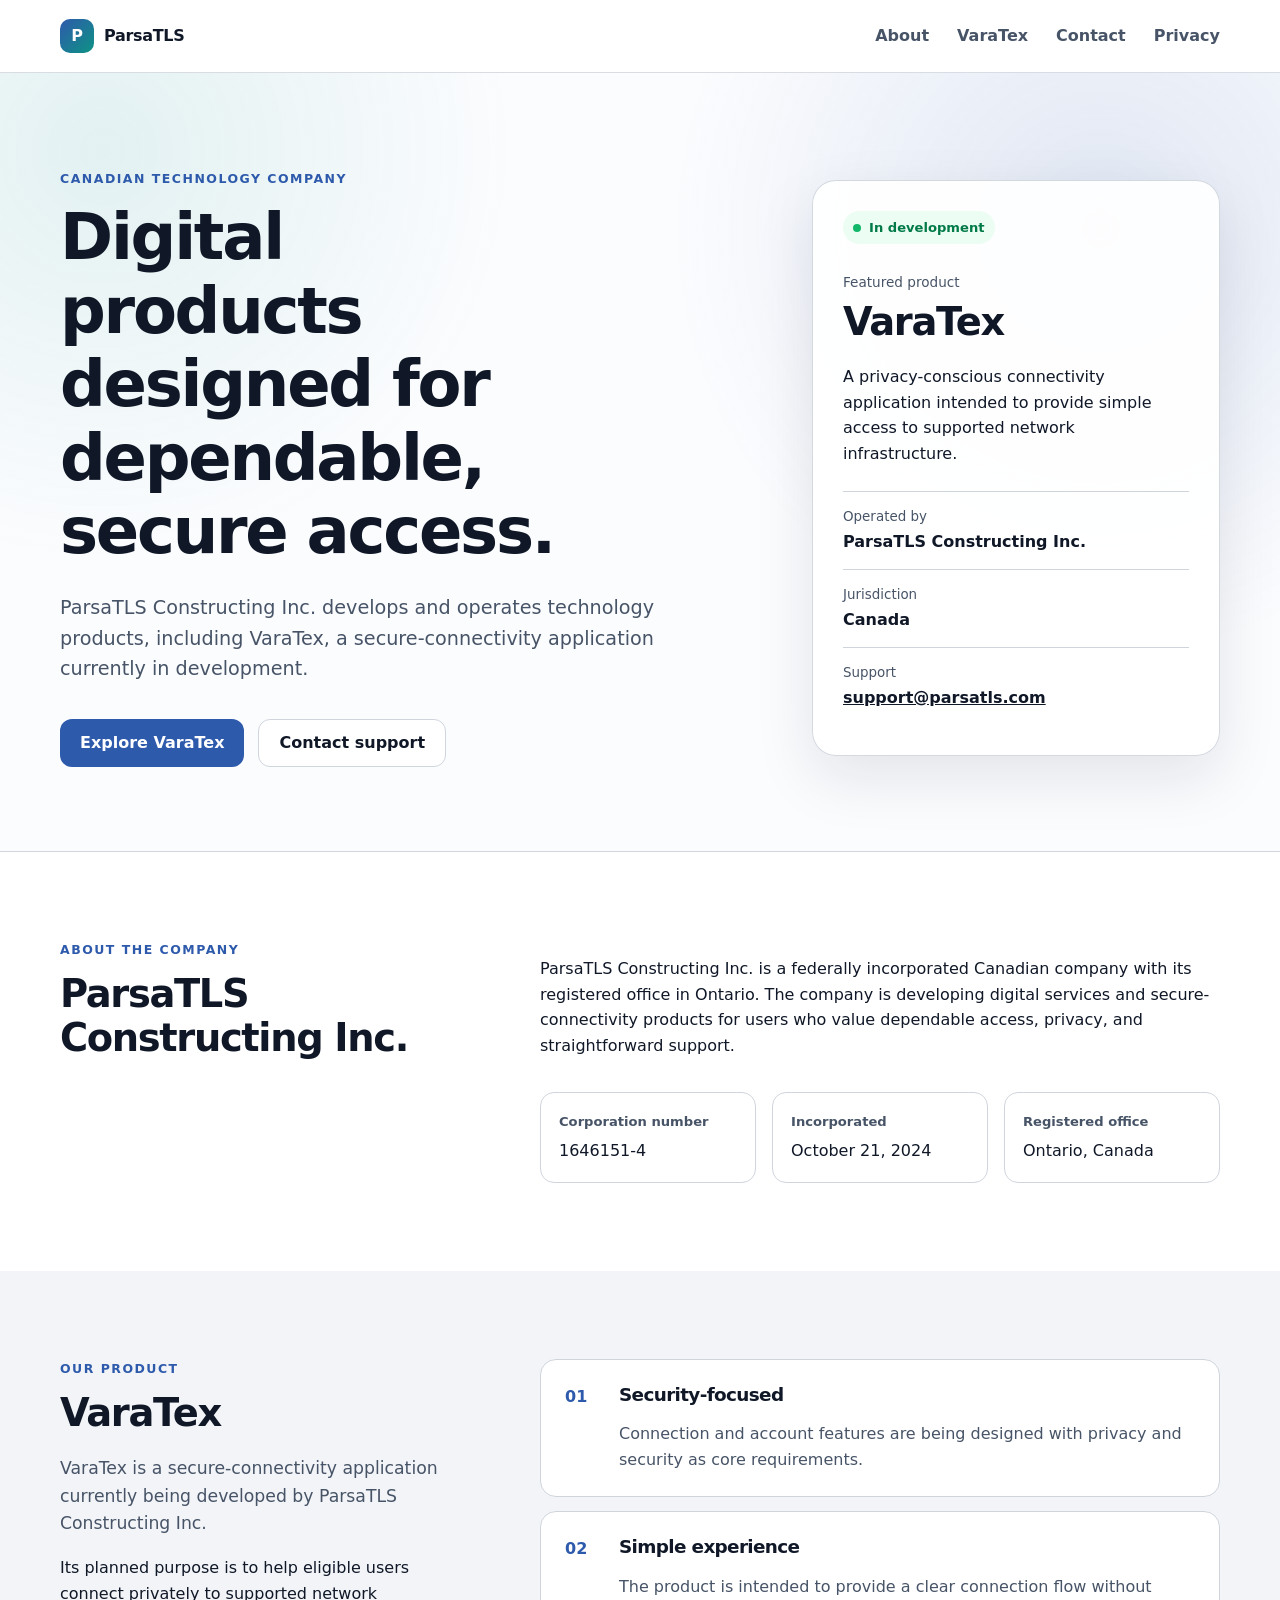
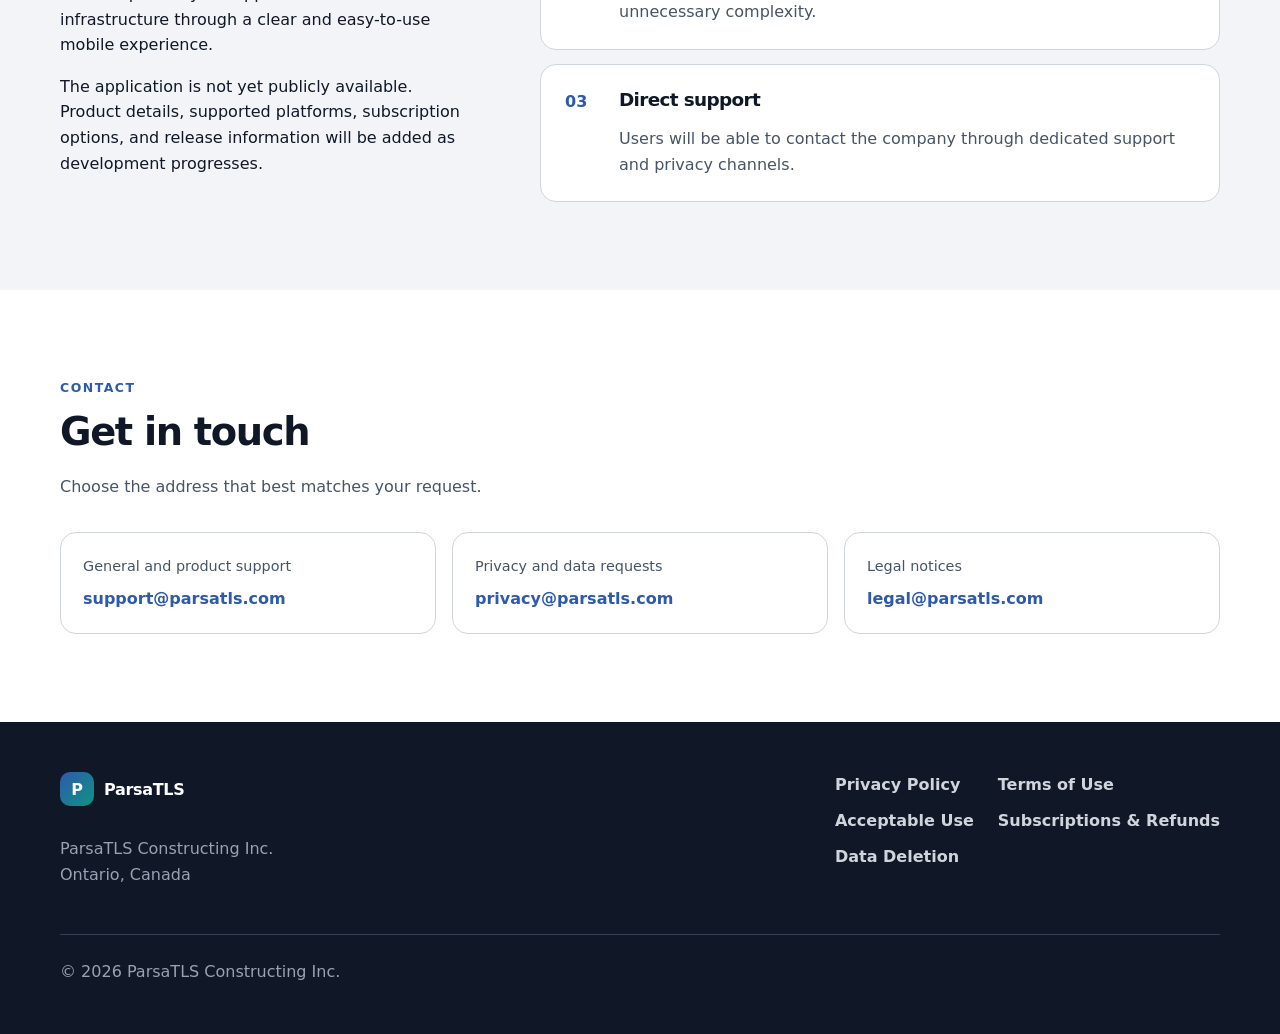
<file: index.html>
<!doctype html>
<html lang="en">
<head>
  <meta charset="utf-8">
  <meta name="viewport" content="width=device-width, initial-scale=1">
  <meta name="description" content="Official website of ParsaTLS Constructing Inc., a Canadian company developing technology products including VaraTex.">
  <meta name="theme-color" content="#101828">
  <title>ParsaTLS Constructing Inc.</title>
  <link rel="stylesheet" href="assets/styles.css">
</head>
<body>
  <a class="skip-link" href="#main">Skip to content</a>
  <header class="site-header">
    <div class="container nav-wrap">
      <a class="brand" href="index.html" aria-label="ParsaTLS home">
        <span class="brand-mark" aria-hidden="true">P</span>
        <span>ParsaTLS</span>
      </a>
      <button class="menu-toggle" aria-expanded="false" aria-controls="primary-nav">Menu</button>
      <nav id="primary-nav" class="primary-nav" aria-label="Primary navigation">
        <a href="#about">About</a>
        <a href="#varatex">VaraTex</a>
        <a href="#contact">Contact</a>
        <a href="privacy.html">Privacy</a>
      </nav>
    </div>
  </header>

  <main id="main">
    <section class="hero">
      <div class="container hero-grid">
        <div class="hero-copy">
          <p class="eyebrow">Canadian technology company</p>
          <h1>Digital products designed for dependable, secure access.</h1>
          <p class="lead">ParsaTLS Constructing Inc. develops and operates technology products, including VaraTex, a secure-connectivity application currently in development.</p>
          <div class="actions">
            <a class="button primary" href="#varatex">Explore VaraTex</a>
            <a class="button secondary" href="mailto:support@parsatls.com">Contact support</a>
          </div>
        </div>
        <aside class="hero-card" aria-label="VaraTex product summary">
          <span class="status"><span class="status-dot"></span>In development</span>
          <p class="card-kicker">Featured product</p>
          <h2>VaraTex</h2>
          <p>A privacy-conscious connectivity application intended to provide simple access to supported network infrastructure.</p>
          <dl>
            <div><dt>Operated by</dt><dd>ParsaTLS Constructing Inc.</dd></div>
            <div><dt>Jurisdiction</dt><dd>Canada</dd></div>
            <div><dt>Support</dt><dd><a href="mailto:support@parsatls.com">support@parsatls.com</a></dd></div>
          </dl>
        </aside>
      </div>
    </section>

    <section id="about" class="section">
      <div class="container content-grid">
        <div>
          <p class="eyebrow">About the company</p>
          <h2>ParsaTLS Constructing Inc.</h2>
        </div>
        <div>
          <p>ParsaTLS Constructing Inc. is a federally incorporated Canadian company with its registered office in Ontario. The company is developing digital services and secure-connectivity products for users who value dependable access, privacy, and straightforward support.</p>
          <div class="facts" aria-label="Corporate facts">
            <div><strong>Corporation number</strong><span>1646151-4</span></div>
            <div><strong>Incorporated</strong><span>October 21, 2024</span></div>
            <div><strong>Registered office</strong><span>Ontario, Canada</span></div>
          </div>
        </div>
      </div>
    </section>

    <section id="varatex" class="section section-alt">
      <div class="container product-grid">
        <div>
          <p class="eyebrow">Our product</p>
          <h2>VaraTex</h2>
          <p class="lead-sm">VaraTex is a secure-connectivity application currently being developed by ParsaTLS Constructing Inc.</p>
          <p>Its planned purpose is to help eligible users connect privately to supported network infrastructure through a clear and easy-to-use mobile experience.</p>
          <p>The application is not yet publicly available. Product details, supported platforms, subscription options, and release information will be added as development progresses.</p>
        </div>
        <div class="feature-list">
          <article>
            <span class="feature-number">01</span>
            <h3>Security-focused</h3>
            <p>Connection and account features are being designed with privacy and security as core requirements.</p>
          </article>
          <article>
            <span class="feature-number">02</span>
            <h3>Simple experience</h3>
            <p>The product is intended to provide a clear connection flow without unnecessary complexity.</p>
          </article>
          <article>
            <span class="feature-number">03</span>
            <h3>Direct support</h3>
            <p>Users will be able to contact the company through dedicated support and privacy channels.</p>
          </article>
        </div>
      </div>
    </section>

    <section id="contact" class="section">
      <div class="container">
        <div class="section-heading">
          <p class="eyebrow">Contact</p>
          <h2>Get in touch</h2>
          <p>Choose the address that best matches your request.</p>
        </div>
        <div class="contact-grid">
          <a class="contact-card" href="mailto:support@parsatls.com">
            <span>General and product support</span>
            <strong>support@parsatls.com</strong>
          </a>
          <a class="contact-card" href="mailto:privacy@parsatls.com">
            <span>Privacy and data requests</span>
            <strong>privacy@parsatls.com</strong>
          </a>
          <a class="contact-card" href="mailto:legal@parsatls.com">
            <span>Legal notices</span>
            <strong>legal@parsatls.com</strong>
          </a>
        </div>
      </div>
    </section>
  </main>

  <footer class="site-footer">
    <div class="container footer-grid">
      <div>
        <a class="brand footer-brand" href="index.html"><span class="brand-mark" aria-hidden="true">P</span><span>ParsaTLS</span></a>
        <p>ParsaTLS Constructing Inc.<br>Ontario, Canada</p>
      </div>
      <nav aria-label="Legal navigation">
        <a href="privacy.html">Privacy Policy</a>
        <a href="terms.html">Terms of Use</a>
        <a href="acceptable-use.html">Acceptable Use</a>
        <a href="refunds.html">Subscriptions &amp; Refunds</a>
        <a href="data-deletion.html">Data Deletion</a>
      </nav>
      <p class="copyright">© <span id="year"></span> ParsaTLS Constructing Inc.</p>
    </div>
  </footer>
  <script src="assets/site.js"></script>
</body>
</html>
</file>
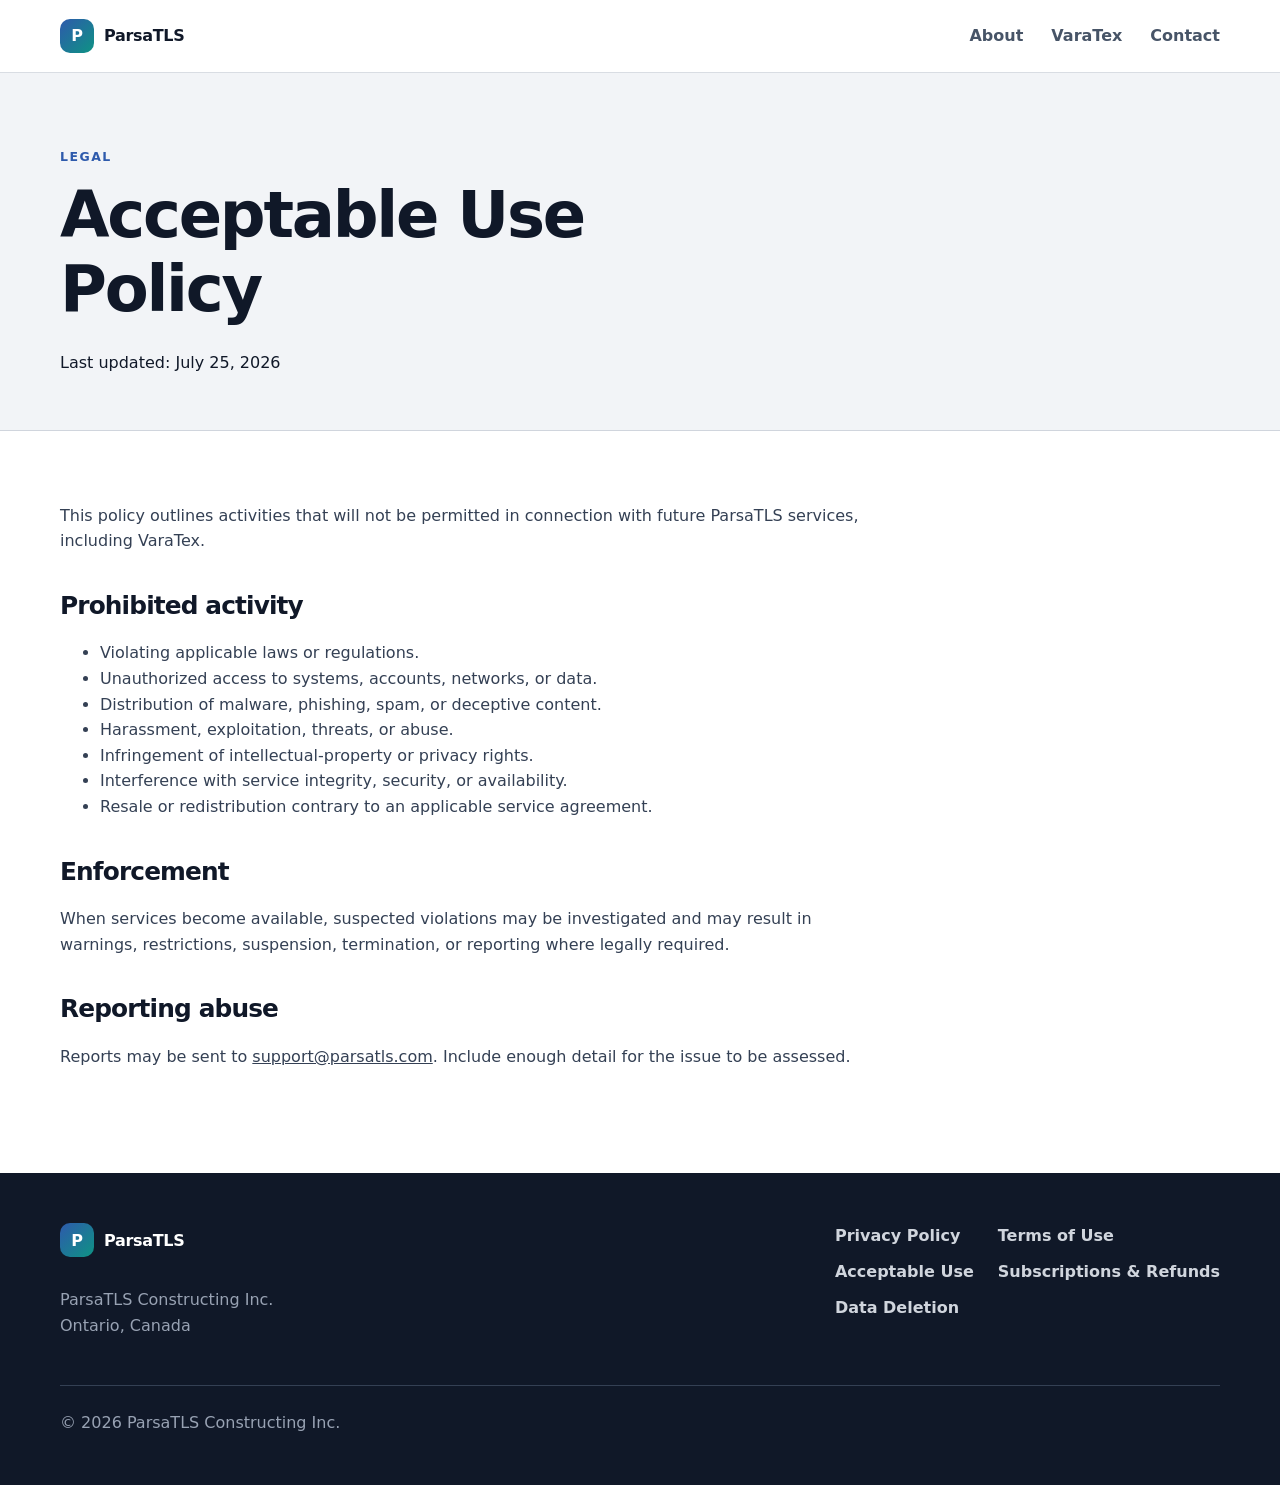
<file: acceptable-use.html>
<!doctype html><html lang="en"><head><meta charset="utf-8"><meta name="viewport" content="width=device-width, initial-scale=1"><meta name="theme-color" content="#101828"><title>Acceptable Use Policy | ParsaTLS</title><link rel="stylesheet" href="assets/styles.css"></head><body><a class="skip-link" href="#main">Skip to content</a><header class="site-header"><div class="container nav-wrap"><a class="brand" href="index.html"><span class="brand-mark">P</span><span>ParsaTLS</span></a><nav class="primary-nav open" aria-label="Primary navigation"><a href="index.html#about">About</a><a href="index.html#varatex">VaraTex</a><a href="index.html#contact">Contact</a></nav></div></header><main id="main" class="legal-main"><section class="legal-hero"><div class="container"><p class="eyebrow">Legal</p><h1>Acceptable Use Policy</h1><p>Last updated: July 25, 2026</p></div></section><section class="legal-content"><div class="container"><article><p>This policy outlines activities that will not be permitted in connection with future ParsaTLS services, including VaraTex.</p><h2>Prohibited activity</h2><ul><li>Violating applicable laws or regulations.</li><li>Unauthorized access to systems, accounts, networks, or data.</li><li>Distribution of malware, phishing, spam, or deceptive content.</li><li>Harassment, exploitation, threats, or abuse.</li><li>Infringement of intellectual-property or privacy rights.</li><li>Interference with service integrity, security, or availability.</li><li>Resale or redistribution contrary to an applicable service agreement.</li></ul><h2>Enforcement</h2><p>When services become available, suspected violations may be investigated and may result in warnings, restrictions, suspension, termination, or reporting where legally required.</p><h2>Reporting abuse</h2><p>Reports may be sent to <a href="mailto:support@parsatls.com">support@parsatls.com</a>. Include enough detail for the issue to be assessed.</p></article></div></section></main><footer class="site-footer"><div class="container footer-grid"><div><a class="brand footer-brand" href="index.html"><span class="brand-mark">P</span><span>ParsaTLS</span></a><p>ParsaTLS Constructing Inc.<br>Ontario, Canada</p></div><nav aria-label="Legal navigation"><a href="privacy.html">Privacy Policy</a><a href="terms.html">Terms of Use</a><a href="acceptable-use.html">Acceptable Use</a><a href="refunds.html">Subscriptions &amp; Refunds</a><a href="data-deletion.html">Data Deletion</a></nav><p class="copyright">© <span id="year"></span> ParsaTLS Constructing Inc.</p></div></footer><script src="assets/site.js"></script></body></html>
</file>
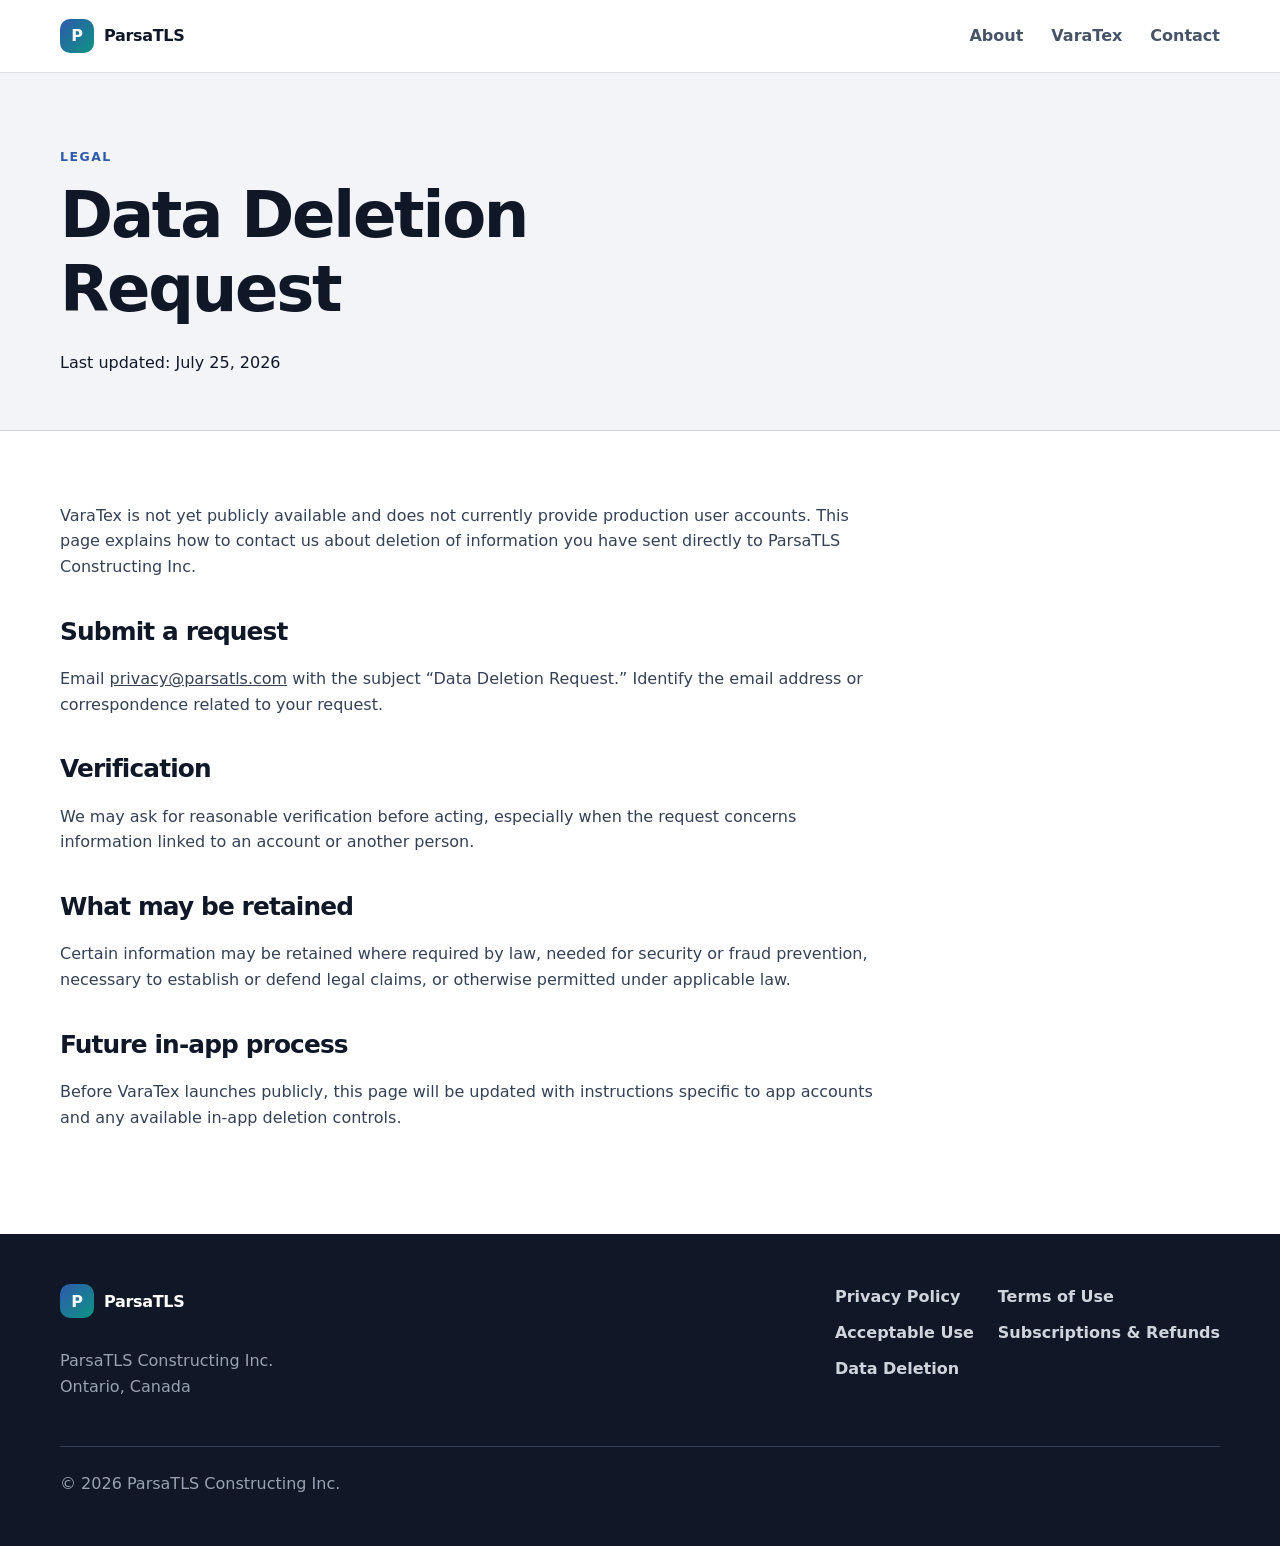
<file: data-deletion.html>
<!doctype html><html lang="en"><head><meta charset="utf-8"><meta name="viewport" content="width=device-width, initial-scale=1"><meta name="theme-color" content="#101828"><title>Data Deletion Request | ParsaTLS</title><link rel="stylesheet" href="assets/styles.css"></head><body><a class="skip-link" href="#main">Skip to content</a><header class="site-header"><div class="container nav-wrap"><a class="brand" href="index.html"><span class="brand-mark">P</span><span>ParsaTLS</span></a><nav class="primary-nav open" aria-label="Primary navigation"><a href="index.html#about">About</a><a href="index.html#varatex">VaraTex</a><a href="index.html#contact">Contact</a></nav></div></header><main id="main" class="legal-main"><section class="legal-hero"><div class="container"><p class="eyebrow">Legal</p><h1>Data Deletion Request</h1><p>Last updated: July 25, 2026</p></div></section><section class="legal-content"><div class="container"><article><p>VaraTex is not yet publicly available and does not currently provide production user accounts. This page explains how to contact us about deletion of information you have sent directly to ParsaTLS Constructing Inc.</p><h2>Submit a request</h2><p>Email <a href="mailto:privacy@parsatls.com?subject=Data%20Deletion%20Request">privacy@parsatls.com</a> with the subject “Data Deletion Request.” Identify the email address or correspondence related to your request.</p><h2>Verification</h2><p>We may ask for reasonable verification before acting, especially when the request concerns information linked to an account or another person.</p><h2>What may be retained</h2><p>Certain information may be retained where required by law, needed for security or fraud prevention, necessary to establish or defend legal claims, or otherwise permitted under applicable law.</p><h2>Future in-app process</h2><p>Before VaraTex launches publicly, this page will be updated with instructions specific to app accounts and any available in-app deletion controls.</p></article></div></section></main><footer class="site-footer"><div class="container footer-grid"><div><a class="brand footer-brand" href="index.html"><span class="brand-mark">P</span><span>ParsaTLS</span></a><p>ParsaTLS Constructing Inc.<br>Ontario, Canada</p></div><nav aria-label="Legal navigation"><a href="privacy.html">Privacy Policy</a><a href="terms.html">Terms of Use</a><a href="acceptable-use.html">Acceptable Use</a><a href="refunds.html">Subscriptions &amp; Refunds</a><a href="data-deletion.html">Data Deletion</a></nav><p class="copyright">© <span id="year"></span> ParsaTLS Constructing Inc.</p></div></footer><script src="assets/site.js"></script></body></html>
</file>
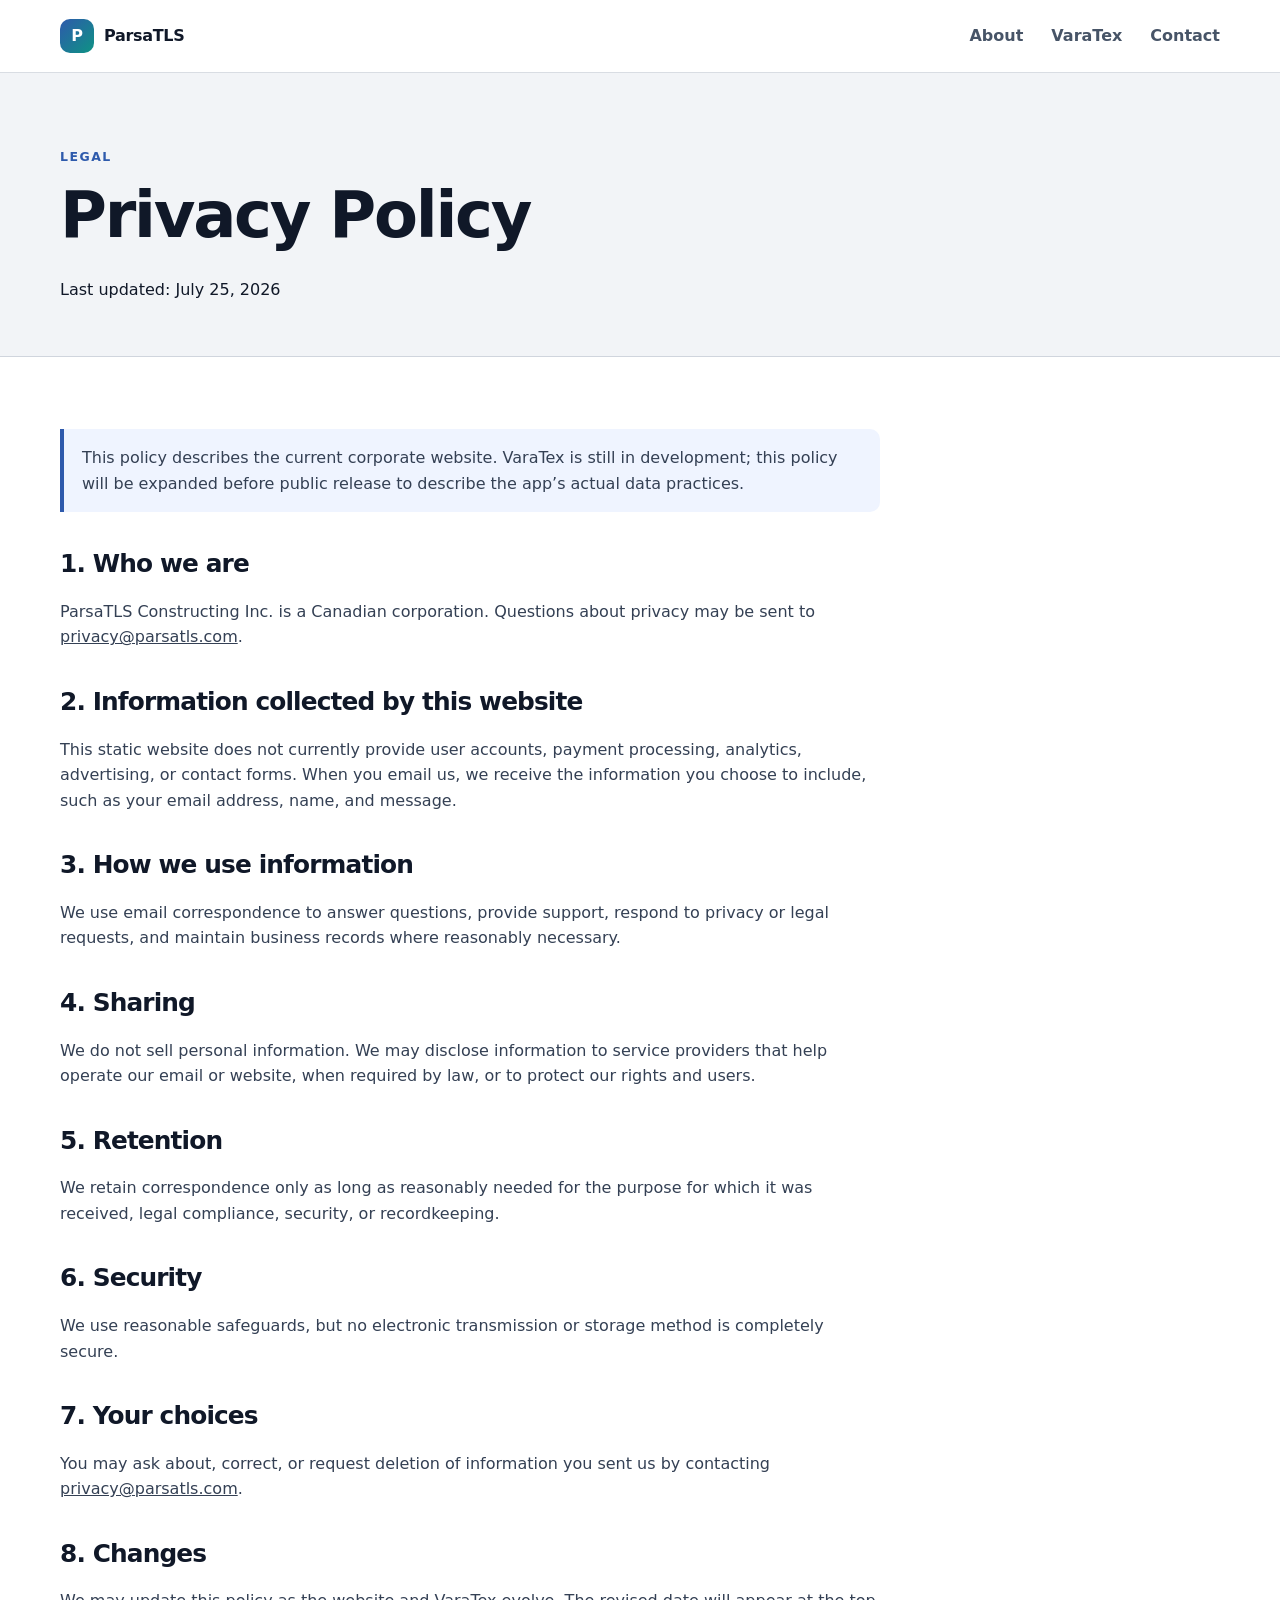
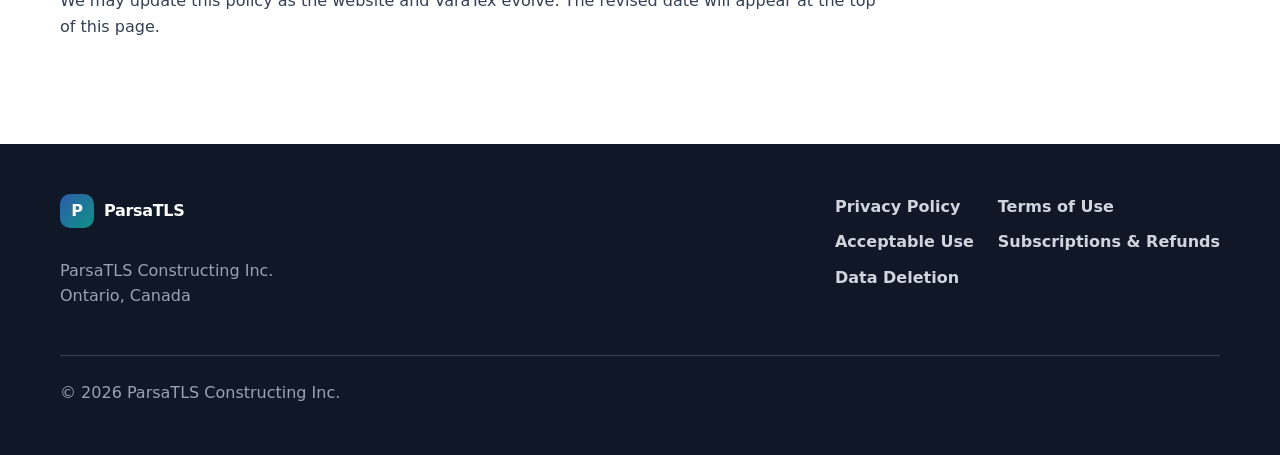
<file: privacy.html>
<!doctype html><html lang="en"><head><meta charset="utf-8"><meta name="viewport" content="width=device-width, initial-scale=1"><meta name="theme-color" content="#101828"><title>Privacy Policy | ParsaTLS</title><link rel="stylesheet" href="assets/styles.css"></head><body><a class="skip-link" href="#main">Skip to content</a><header class="site-header"><div class="container nav-wrap"><a class="brand" href="index.html"><span class="brand-mark">P</span><span>ParsaTLS</span></a><nav class="primary-nav open" aria-label="Primary navigation"><a href="index.html#about">About</a><a href="index.html#varatex">VaraTex</a><a href="index.html#contact">Contact</a></nav></div></header><main id="main" class="legal-main"><section class="legal-hero"><div class="container"><p class="eyebrow">Legal</p><h1>Privacy Policy</h1><p>Last updated: July 25, 2026</p></div></section><section class="legal-content"><div class="container"><article><p class="notice">This policy describes the current corporate website. VaraTex is still in development; this policy will be expanded before public release to describe the app’s actual data practices.</p><h2>1. Who we are</h2><p>ParsaTLS Constructing Inc. is a Canadian corporation. Questions about privacy may be sent to <a href="mailto:privacy@parsatls.com">privacy@parsatls.com</a>.</p><h2>2. Information collected by this website</h2><p>This static website does not currently provide user accounts, payment processing, analytics, advertising, or contact forms. When you email us, we receive the information you choose to include, such as your email address, name, and message.</p><h2>3. How we use information</h2><p>We use email correspondence to answer questions, provide support, respond to privacy or legal requests, and maintain business records where reasonably necessary.</p><h2>4. Sharing</h2><p>We do not sell personal information. We may disclose information to service providers that help operate our email or website, when required by law, or to protect our rights and users.</p><h2>5. Retention</h2><p>We retain correspondence only as long as reasonably needed for the purpose for which it was received, legal compliance, security, or recordkeeping.</p><h2>6. Security</h2><p>We use reasonable safeguards, but no electronic transmission or storage method is completely secure.</p><h2>7. Your choices</h2><p>You may ask about, correct, or request deletion of information you sent us by contacting <a href="mailto:privacy@parsatls.com">privacy@parsatls.com</a>.</p><h2>8. Changes</h2><p>We may update this policy as the website and VaraTex evolve. The revised date will appear at the top of this page.</p></article></div></section></main><footer class="site-footer"><div class="container footer-grid"><div><a class="brand footer-brand" href="index.html"><span class="brand-mark">P</span><span>ParsaTLS</span></a><p>ParsaTLS Constructing Inc.<br>Ontario, Canada</p></div><nav aria-label="Legal navigation"><a href="privacy.html">Privacy Policy</a><a href="terms.html">Terms of Use</a><a href="acceptable-use.html">Acceptable Use</a><a href="refunds.html">Subscriptions &amp; Refunds</a><a href="data-deletion.html">Data Deletion</a></nav><p class="copyright">© <span id="year"></span> ParsaTLS Constructing Inc.</p></div></footer><script src="assets/site.js"></script></body></html>
</file>
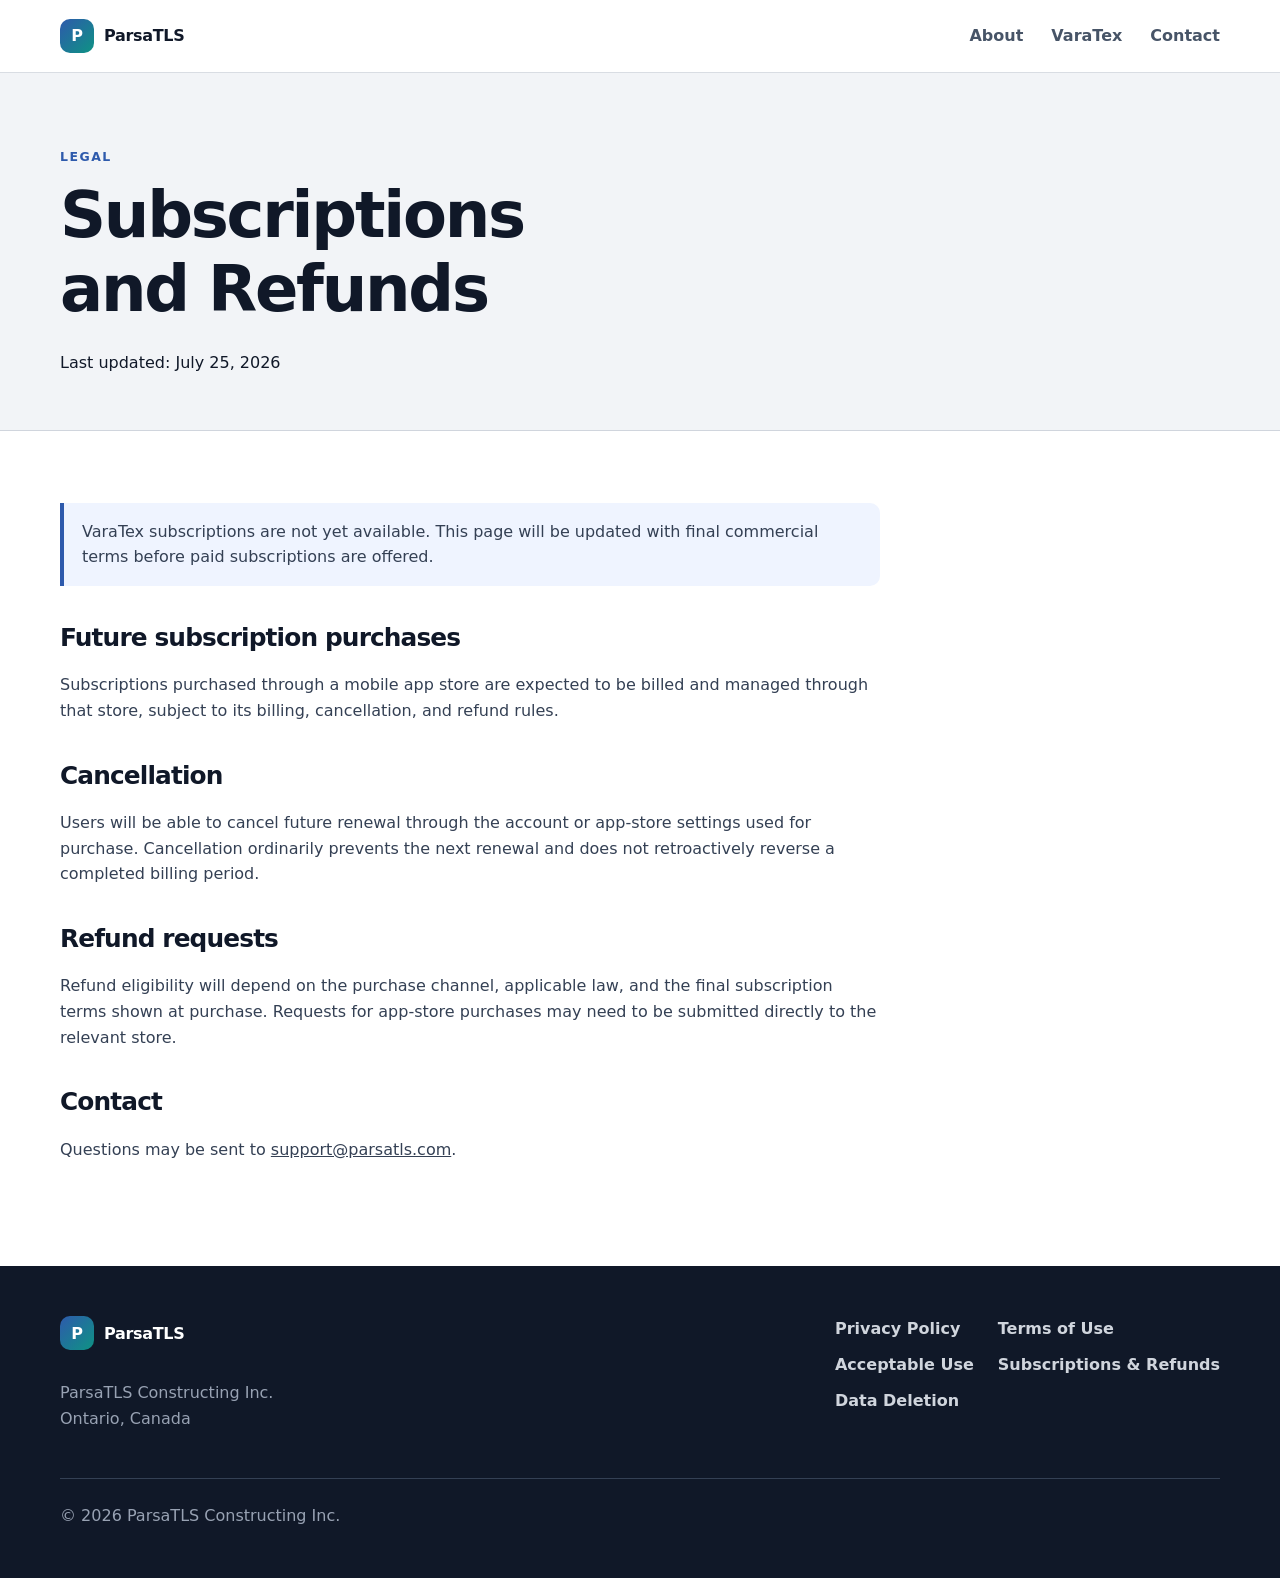
<file: refunds.html>
<!doctype html><html lang="en"><head><meta charset="utf-8"><meta name="viewport" content="width=device-width, initial-scale=1"><meta name="theme-color" content="#101828"><title>Subscriptions and Refunds | ParsaTLS</title><link rel="stylesheet" href="assets/styles.css"></head><body><a class="skip-link" href="#main">Skip to content</a><header class="site-header"><div class="container nav-wrap"><a class="brand" href="index.html"><span class="brand-mark">P</span><span>ParsaTLS</span></a><nav class="primary-nav open" aria-label="Primary navigation"><a href="index.html#about">About</a><a href="index.html#varatex">VaraTex</a><a href="index.html#contact">Contact</a></nav></div></header><main id="main" class="legal-main"><section class="legal-hero"><div class="container"><p class="eyebrow">Legal</p><h1>Subscriptions and Refunds</h1><p>Last updated: July 25, 2026</p></div></section><section class="legal-content"><div class="container"><article><p class="notice">VaraTex subscriptions are not yet available. This page will be updated with final commercial terms before paid subscriptions are offered.</p><h2>Future subscription purchases</h2><p>Subscriptions purchased through a mobile app store are expected to be billed and managed through that store, subject to its billing, cancellation, and refund rules.</p><h2>Cancellation</h2><p>Users will be able to cancel future renewal through the account or app-store settings used for purchase. Cancellation ordinarily prevents the next renewal and does not retroactively reverse a completed billing period.</p><h2>Refund requests</h2><p>Refund eligibility will depend on the purchase channel, applicable law, and the final subscription terms shown at purchase. Requests for app-store purchases may need to be submitted directly to the relevant store.</p><h2>Contact</h2><p>Questions may be sent to <a href="mailto:support@parsatls.com">support@parsatls.com</a>.</p></article></div></section></main><footer class="site-footer"><div class="container footer-grid"><div><a class="brand footer-brand" href="index.html"><span class="brand-mark">P</span><span>ParsaTLS</span></a><p>ParsaTLS Constructing Inc.<br>Ontario, Canada</p></div><nav aria-label="Legal navigation"><a href="privacy.html">Privacy Policy</a><a href="terms.html">Terms of Use</a><a href="acceptable-use.html">Acceptable Use</a><a href="refunds.html">Subscriptions &amp; Refunds</a><a href="data-deletion.html">Data Deletion</a></nav><p class="copyright">© <span id="year"></span> ParsaTLS Constructing Inc.</p></div></footer><script src="assets/site.js"></script></body></html>
</file>
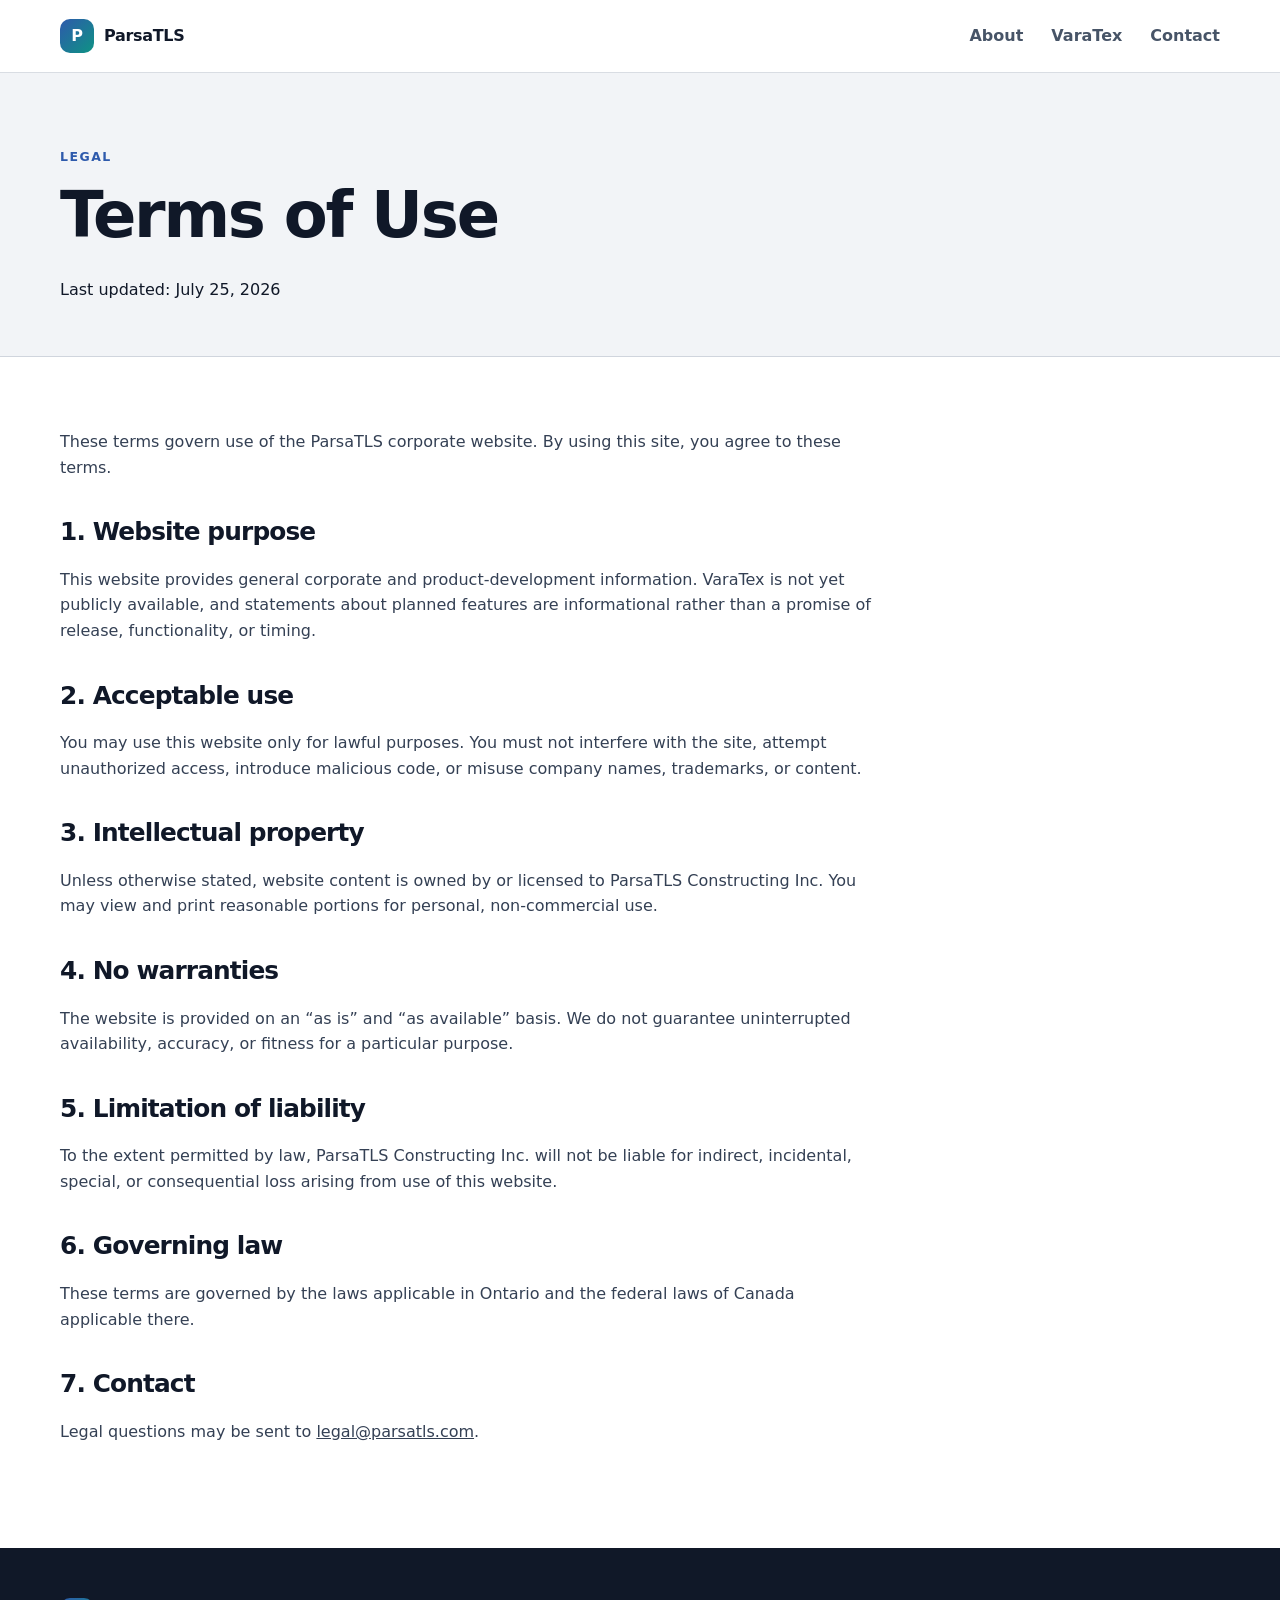
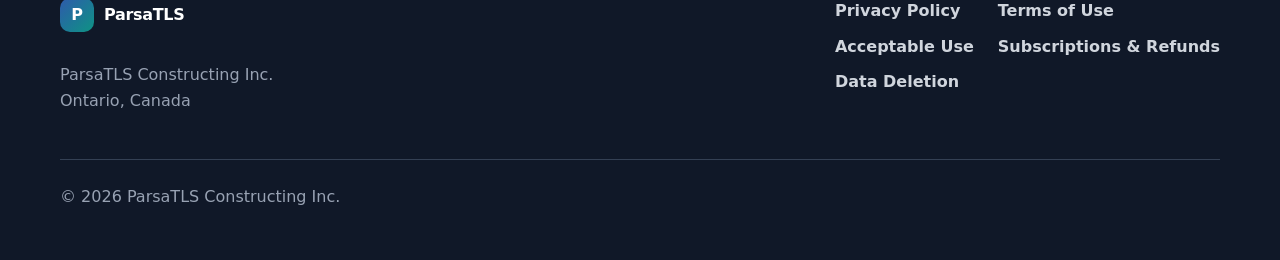
<file: terms.html>
<!doctype html><html lang="en"><head><meta charset="utf-8"><meta name="viewport" content="width=device-width, initial-scale=1"><meta name="theme-color" content="#101828"><title>Terms of Use | ParsaTLS</title><link rel="stylesheet" href="assets/styles.css"></head><body><a class="skip-link" href="#main">Skip to content</a><header class="site-header"><div class="container nav-wrap"><a class="brand" href="index.html"><span class="brand-mark">P</span><span>ParsaTLS</span></a><nav class="primary-nav open" aria-label="Primary navigation"><a href="index.html#about">About</a><a href="index.html#varatex">VaraTex</a><a href="index.html#contact">Contact</a></nav></div></header><main id="main" class="legal-main"><section class="legal-hero"><div class="container"><p class="eyebrow">Legal</p><h1>Terms of Use</h1><p>Last updated: July 25, 2026</p></div></section><section class="legal-content"><div class="container"><article><p>These terms govern use of the ParsaTLS corporate website. By using this site, you agree to these terms.</p><h2>1. Website purpose</h2><p>This website provides general corporate and product-development information. VaraTex is not yet publicly available, and statements about planned features are informational rather than a promise of release, functionality, or timing.</p><h2>2. Acceptable use</h2><p>You may use this website only for lawful purposes. You must not interfere with the site, attempt unauthorized access, introduce malicious code, or misuse company names, trademarks, or content.</p><h2>3. Intellectual property</h2><p>Unless otherwise stated, website content is owned by or licensed to ParsaTLS Constructing Inc. You may view and print reasonable portions for personal, non-commercial use.</p><h2>4. No warranties</h2><p>The website is provided on an “as is” and “as available” basis. We do not guarantee uninterrupted availability, accuracy, or fitness for a particular purpose.</p><h2>5. Limitation of liability</h2><p>To the extent permitted by law, ParsaTLS Constructing Inc. will not be liable for indirect, incidental, special, or consequential loss arising from use of this website.</p><h2>6. Governing law</h2><p>These terms are governed by the laws applicable in Ontario and the federal laws of Canada applicable there.</p><h2>7. Contact</h2><p>Legal questions may be sent to <a href="mailto:legal@parsatls.com">legal@parsatls.com</a>.</p></article></div></section></main><footer class="site-footer"><div class="container footer-grid"><div><a class="brand footer-brand" href="index.html"><span class="brand-mark">P</span><span>ParsaTLS</span></a><p>ParsaTLS Constructing Inc.<br>Ontario, Canada</p></div><nav aria-label="Legal navigation"><a href="privacy.html">Privacy Policy</a><a href="terms.html">Terms of Use</a><a href="acceptable-use.html">Acceptable Use</a><a href="refunds.html">Subscriptions &amp; Refunds</a><a href="data-deletion.html">Data Deletion</a></nav><p class="copyright">© <span id="year"></span> ParsaTLS Constructing Inc.</p></div></footer><script src="assets/site.js"></script></body></html>
</file>
<file: assets/styles.css>
:root {
  --ink: #101828;
  --muted: #475467;
  --line: #d0d5dd;
  --soft: #f2f4f7;
  --surface: #ffffff;
  --accent: #2e5aac;
  --accent-dark: #1f4288;
  --teal: #0e9384;
  --max: 1160px;
  --radius: 18px;
}
* { box-sizing: border-box; }
html { scroll-behavior: smooth; }
body { margin: 0; font-family: Inter, ui-sans-serif, system-ui, -apple-system, BlinkMacSystemFont, "Segoe UI", sans-serif; color: var(--ink); background: var(--surface); line-height: 1.6; }
a { color: inherit; }
img { max-width: 100%; }
.container { width: min(calc(100% - 40px), var(--max)); margin-inline: auto; }
.skip-link { position: absolute; left: -9999px; top: 10px; z-index: 999; background: var(--ink); color: #fff; padding: 10px 14px; border-radius: 8px; }
.skip-link:focus { left: 10px; }
.site-header { position: sticky; top: 0; z-index: 30; border-bottom: 1px solid rgba(208,213,221,.8); background: rgba(255,255,255,.92); backdrop-filter: blur(14px); }
.nav-wrap { min-height: 72px; display: flex; align-items: center; justify-content: space-between; gap: 24px; }
.brand { display: inline-flex; align-items: center; gap: 10px; font-weight: 800; text-decoration: none; letter-spacing: -.02em; }
.brand-mark { display: grid; place-items: center; width: 34px; height: 34px; border-radius: 10px; background: linear-gradient(135deg, var(--accent), var(--teal)); color: white; font-weight: 900; }
.primary-nav { display: flex; gap: 28px; align-items: center; }
.primary-nav a, .site-footer nav a { color: var(--muted); text-decoration: none; font-weight: 600; }
.primary-nav a:hover, .site-footer nav a:hover { color: var(--accent); }
.menu-toggle { display: none; border: 1px solid var(--line); background: white; border-radius: 10px; padding: 8px 12px; font: inherit; }
.hero { padding: 96px 0 84px; background: radial-gradient(circle at 86% 20%, rgba(46,90,172,.13), transparent 34%), radial-gradient(circle at 8% 10%, rgba(14,147,132,.10), transparent 30%), #fbfcfe; border-bottom: 1px solid var(--line); }
.hero-grid { display: grid; grid-template-columns: 1.25fr .75fr; gap: 72px; align-items: center; }
.eyebrow { margin: 0 0 12px; color: var(--accent); text-transform: uppercase; letter-spacing: .12em; font-size: .78rem; font-weight: 800; }
h1, h2, h3 { line-height: 1.15; margin-top: 0; letter-spacing: -.035em; }
h1 { font-size: clamp(2.6rem, 5vw, 5rem); margin-bottom: 24px; max-width: 12ch; }
h2 { font-size: clamp(2rem, 3vw, 3.1rem); margin-bottom: 20px; }
h3 { font-size: 1.15rem; margin-bottom: 8px; }
.lead { font-size: 1.2rem; color: var(--muted); max-width: 62ch; }
.lead-sm { font-size: 1.08rem; color: var(--muted); }
.actions { display: flex; flex-wrap: wrap; gap: 14px; margin-top: 34px; }
.button { display: inline-flex; align-items: center; justify-content: center; min-height: 48px; padding: 0 20px; border-radius: 12px; text-decoration: none; font-weight: 750; }
.button.primary { background: var(--accent); color: white; }
.button.primary:hover { background: var(--accent-dark); }
.button.secondary { border: 1px solid var(--line); background: white; }
.hero-card { padding: 30px; border: 1px solid rgba(208,213,221,.9); border-radius: 24px; background: rgba(255,255,255,.92); box-shadow: 0 22px 60px rgba(16,24,40,.10); }
.status { display: inline-flex; align-items: center; gap: 8px; padding: 6px 10px; border-radius: 999px; background: #ecfdf3; color: #027a48; font-size: .82rem; font-weight: 750; }
.status-dot { width: 8px; height: 8px; border-radius: 50%; background: #12b76a; }
.card-kicker { margin: 28px 0 6px; color: var(--muted); font-size: .85rem; }
.hero-card dl { margin: 24px 0 0; }
.hero-card dl div { padding: 14px 0; border-top: 1px solid var(--line); }
.hero-card dt { color: var(--muted); font-size: .84rem; }
.hero-card dd { margin: 2px 0 0; font-weight: 700; }
.section { padding: 88px 0; }
.section-alt { background: var(--soft); }
.content-grid, .product-grid { display: grid; grid-template-columns: .75fr 1.25fr; gap: 72px; align-items: start; }
.facts { display: grid; grid-template-columns: repeat(3, 1fr); gap: 16px; margin-top: 34px; }
.facts div { padding: 18px; border: 1px solid var(--line); border-radius: 14px; background: #fff; }
.facts strong, .facts span { display: block; }
.facts strong { font-size: .82rem; color: var(--muted); margin-bottom: 6px; }
.feature-list { display: grid; gap: 14px; }
.feature-list article { position: relative; padding: 24px 24px 24px 78px; background: white; border: 1px solid var(--line); border-radius: 16px; }
.feature-number { position: absolute; left: 24px; top: 24px; color: var(--accent); font-weight: 800; }
.feature-list p { margin-bottom: 0; color: var(--muted); }
.section-heading { max-width: 680px; margin-bottom: 32px; }
.section-heading p:last-child { color: var(--muted); }
.contact-grid { display: grid; grid-template-columns: repeat(3, 1fr); gap: 16px; }
.contact-card { display: block; padding: 22px; border: 1px solid var(--line); border-radius: 16px; text-decoration: none; background: #fff; transition: transform .2s ease, border-color .2s ease; }
.contact-card:hover { transform: translateY(-3px); border-color: var(--accent); }
.contact-card span, .contact-card strong { display: block; }
.contact-card span { color: var(--muted); font-size: .9rem; margin-bottom: 8px; }
.contact-card strong { color: var(--accent); }
.site-footer { padding: 50px 0; background: var(--ink); color: #fff; }
.footer-grid { display: grid; grid-template-columns: 1fr 1fr; gap: 30px; align-items: start; }
.footer-brand { color: #fff; margin-bottom: 14px; }
.site-footer p { color: #98a2b3; }
.site-footer nav { display: grid; grid-template-columns: repeat(2, max-content); gap: 10px 24px; justify-content: end; }
.site-footer nav a { color: #d0d5dd; }
.copyright { grid-column: 1 / -1; padding-top: 24px; border-top: 1px solid #344054; margin: 0; }
.legal-main { min-height: 70vh; }
.legal-hero { padding: 74px 0 38px; background: var(--soft); border-bottom: 1px solid var(--line); }
.legal-content { padding: 56px 0 88px; }
.legal-content article { max-width: 820px; }
.legal-content h2 { margin-top: 38px; font-size: 1.55rem; }
.legal-content h3 { margin-top: 26px; }
.legal-content p, .legal-content li { color: #344054; }
.notice { padding: 16px 18px; border-left: 4px solid var(--accent); background: #eff4ff; border-radius: 0 10px 10px 0; }
@media (max-width: 860px) {
  .hero-grid, .content-grid, .product-grid { grid-template-columns: 1fr; gap: 42px; }
  .facts, .contact-grid { grid-template-columns: 1fr; }
  .primary-nav { display: none; position: absolute; top: 72px; left: 20px; right: 20px; padding: 18px; border: 1px solid var(--line); background: white; border-radius: 14px; box-shadow: 0 18px 40px rgba(16,24,40,.12); flex-direction: column; align-items: stretch; }
  .primary-nav.open { display: flex; }
  .menu-toggle { display: inline-flex; }
  .footer-grid { grid-template-columns: 1fr; }
  .site-footer nav { justify-content: start; grid-template-columns: 1fr; }
}
@media (max-width: 520px) {
  .container { width: min(calc(100% - 28px), var(--max)); }
  .hero { padding-top: 70px; }
  .section { padding: 66px 0; }
  h1 { font-size: 2.55rem; }
  .hero-card { padding: 22px; }
}
</file>
